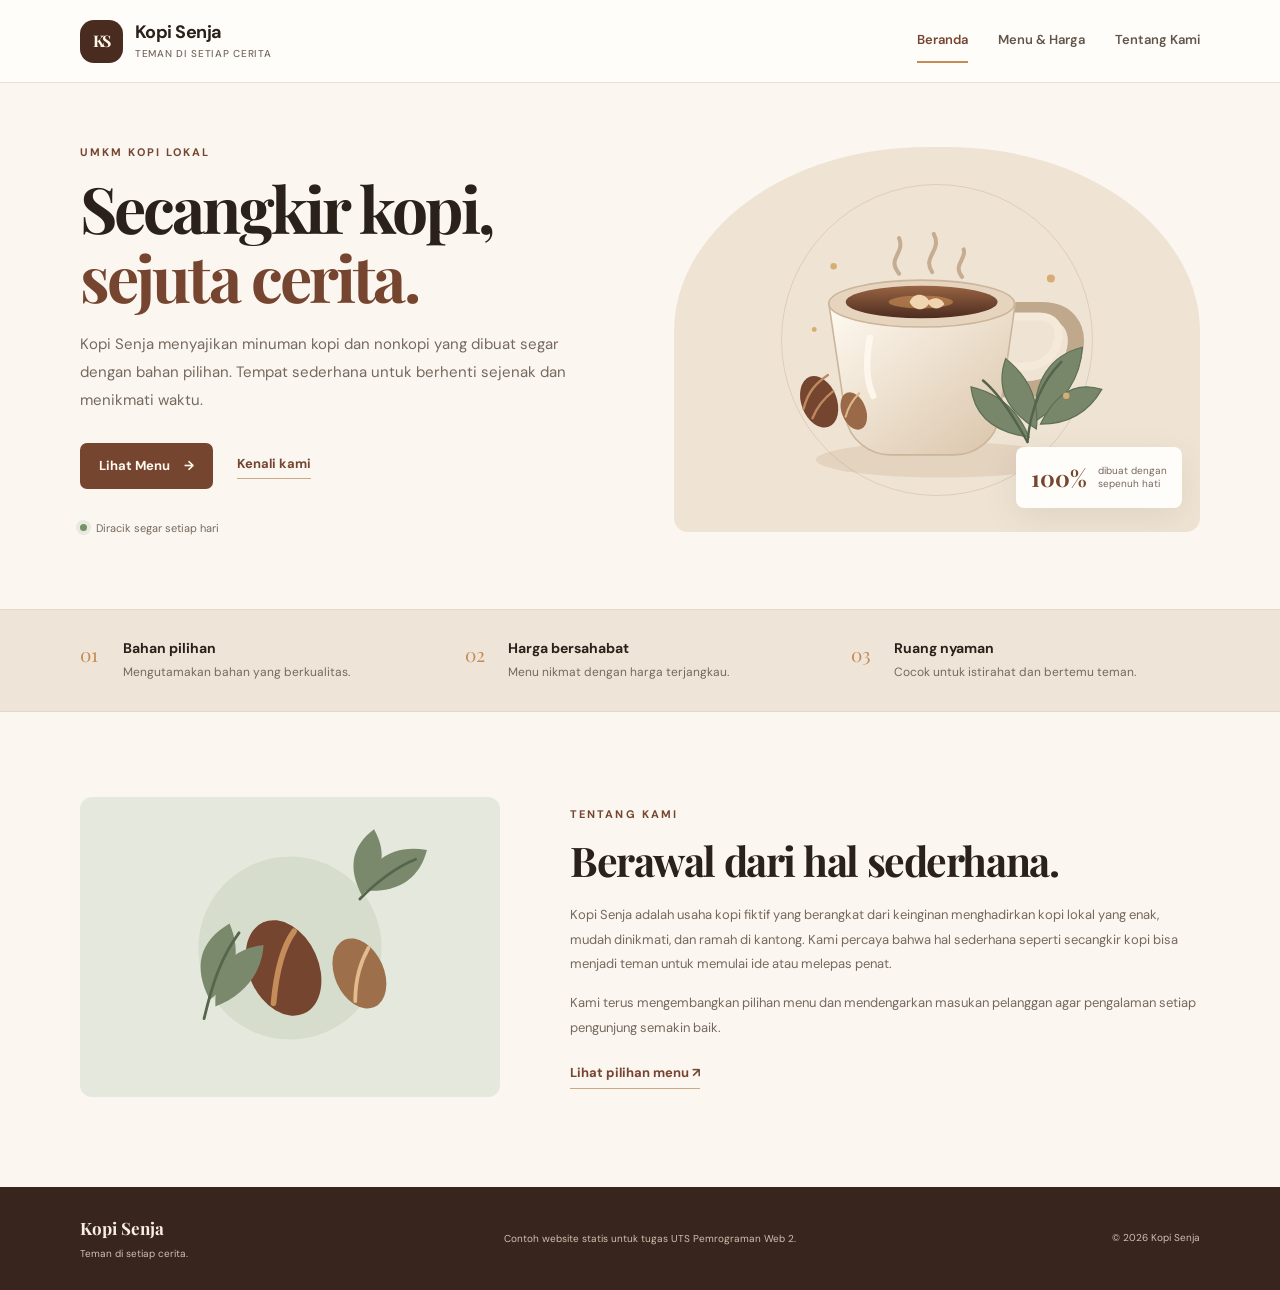
<file: index.html>
<!doctype html>
<html lang="id">
<head>
  <meta charset="utf-8">
  <meta name="viewport" content="width=device-width, initial-scale=1">
  <title>Kopi Senja | Cerita dan Kopi Lokal</title>
  <meta name="description" content="Profil Kopi Senja, UMKM kopi lokal dengan minuman yang dibuat segar setiap hari.">
  <link rel="stylesheet" href="style.css">
</head>
<body>
  <header class="site-header">
    <div class="container nav-wrap">
      <a class="brand" href="index.html" aria-label="Kopi Senja - Beranda">
        <span class="brand-mark" aria-hidden="true">KS</span>
        <span>Kopi Senja<small>Teman di setiap cerita</small></span>
      </a>
      <nav class="main-nav" aria-label="Navigasi utama">
        <a class="active" href="index.html">Beranda</a>
        <a href="menu.html">Menu & Harga</a>
        <a href="#tentang">Tentang Kami</a>
      </nav>
    </div>
  </header>

  <main>
    <section class="hero container">
      <div class="hero-copy">
        <p class="eyebrow">UMKM KOPI LOKAL</p>
        <h1>Secangkir kopi,<br><span>sejuta cerita.</span></h1>
        <p class="lead">Kopi Senja menyajikan minuman kopi dan nonkopi yang dibuat segar dengan bahan pilihan. Tempat sederhana untuk berhenti sejenak dan menikmati waktu.</p>
        <div class="hero-actions">
          <a class="button button-primary" href="menu.html">Lihat Menu <span aria-hidden="true">→</span></a>
          <a class="text-link" href="#tentang">Kenali kami</a>
        </div>
        <div class="hero-note"><span class="dot"></span> Diracik segar setiap hari</div>
      </div>
      <div class="hero-art">
        <img src="kopi-senja.svg" alt="Ilustrasi secangkir kopi hangat dengan biji kopi dan daun">
        <div class="art-tag"><strong>100%</strong><span>dibuat dengan<br>sepenuh hati</span></div>
      </div>
    </section>

    <section class="info-strip" aria-label="Keunggulan Kopi Senja">
      <div class="container info-grid">
        <div><span class="info-number">01</span><h2>Bahan pilihan</h2><p>Mengutamakan bahan yang berkualitas.</p></div>
        <div><span class="info-number">02</span><h2>Harga bersahabat</h2><p>Menu nikmat dengan harga terjangkau.</p></div>
        <div><span class="info-number">03</span><h2>Ruang nyaman</h2><p>Cocok untuk istirahat dan bertemu teman.</p></div>
      </div>
    </section>

    <section class="about-section container" id="tentang">
      <div class="about-image"><img src="biji-kopi.svg" alt="Ilustrasi biji kopi dan daun"></div>
      <div class="about-copy">
        <p class="eyebrow">TENTANG KAMI</p>
        <h2>Berawal dari hal sederhana.</h2>
        <p>Kopi Senja adalah usaha kopi fiktif yang berangkat dari keinginan menghadirkan kopi lokal yang enak, mudah dinikmati, dan ramah di kantong. Kami percaya bahwa hal sederhana seperti secangkir kopi bisa menjadi teman untuk memulai ide atau melepas penat.</p>
        <p>Kami terus mengembangkan pilihan menu dan mendengarkan masukan pelanggan agar pengalaman setiap pengunjung semakin baik.</p>
        <a class="text-link" href="menu.html">Lihat pilihan menu <span aria-hidden="true">↗</span></a>
      </div>
    </section>
  </main>

  <footer class="site-footer">
    <div class="container footer-inner">
      <div><strong>Kopi Senja</strong><p>Teman di setiap cerita.</p></div>
      <p>Contoh website statis untuk tugas UTS Pemrograman Web 2.</p>
      <span>© 2026 Kopi Senja</span>
    </div>
  </footer>
</body>
</html>
</file>
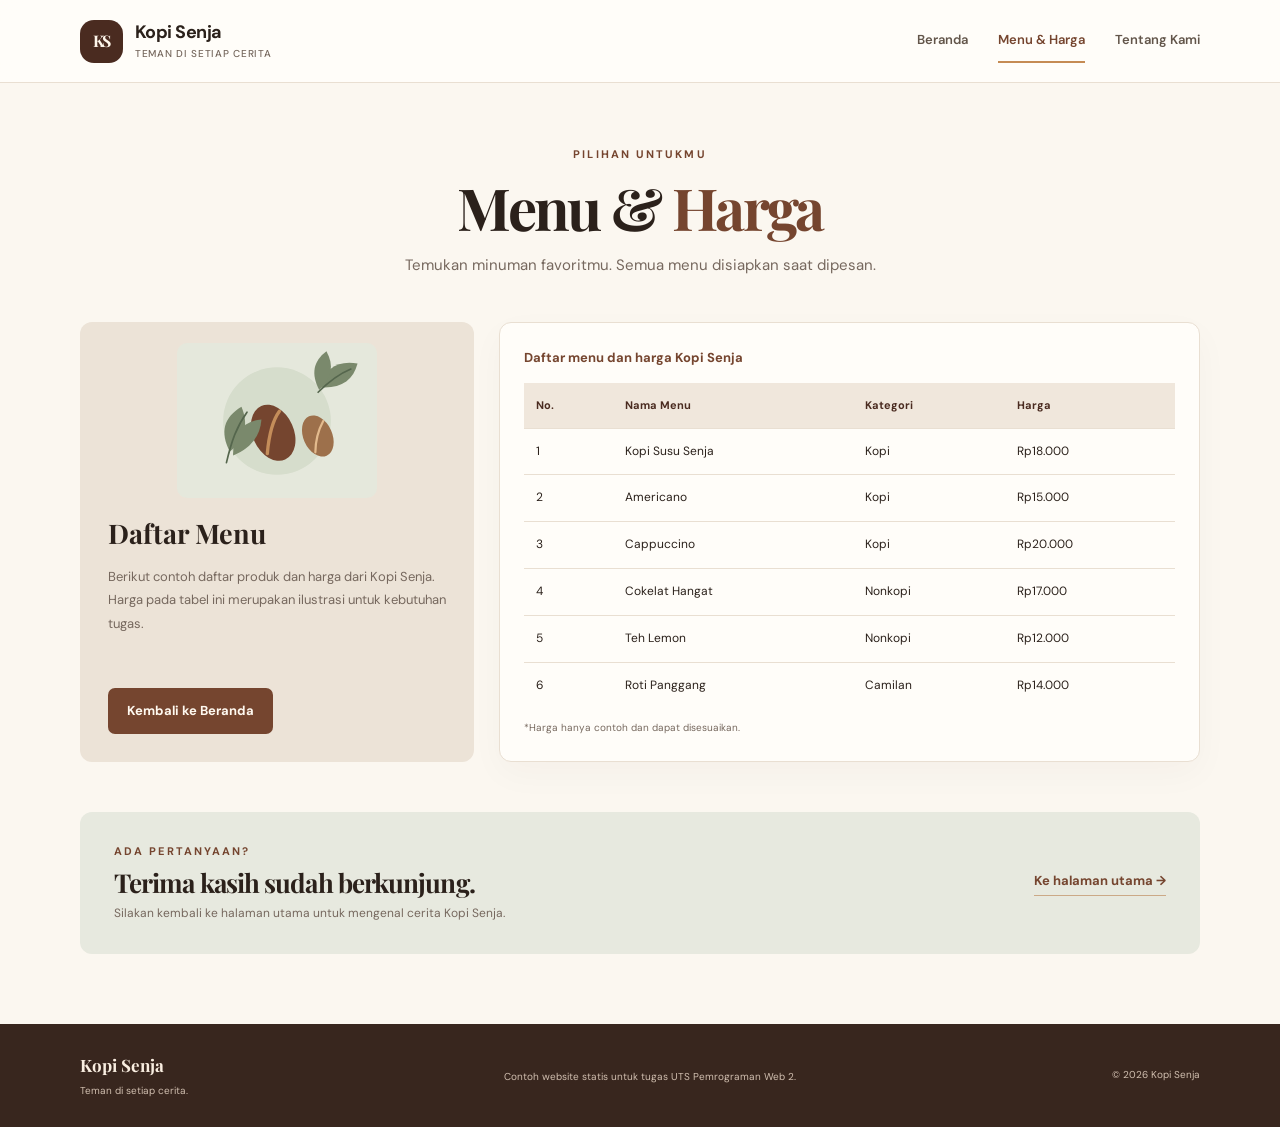
<file: menu.html>
<!doctype html>
<html lang="id">
<head>
  <meta charset="utf-8">
  <meta name="viewport" content="width=device-width, initial-scale=1">
  <title>Menu & Harga | Kopi Senja</title>
  <meta name="description" content="Daftar menu dan harga Kopi Senja.">
  <link rel="stylesheet" href="style.css">
</head>
<body>
  <header class="site-header">
    <div class="container nav-wrap">
      <a class="brand" href="index.html" aria-label="Kopi Senja - Beranda">
        <span class="brand-mark" aria-hidden="true">KS</span>
        <span>Kopi Senja<small>Teman di setiap cerita</small></span>
      </a>
      <nav class="main-nav" aria-label="Navigasi utama">
        <a href="index.html">Beranda</a>
        <a class="active" href="menu.html">Menu & Harga</a>
        <a href="index.html#tentang">Tentang Kami</a>
      </nav>
    </div>
  </header>

  <main class="menu-main container">
    <section class="page-heading">
      <p class="eyebrow">PILIHAN UNTUKMU</p>
      <h1>Menu & <span>Harga</span></h1>
      <p class="lead">Temukan minuman favoritmu. Semua menu disiapkan saat dipesan.</p>
    </section>

    <section class="menu-layout" aria-labelledby="menu-table-title">
      <div class="menu-intro-card">
        <img src="biji-kopi.svg" alt="Ilustrasi biji kopi dan daun">
        <h2 id="menu-table-title">Daftar Menu</h2>
        <p>Berikut contoh daftar produk dan harga dari Kopi Senja. Harga pada tabel ini merupakan ilustrasi untuk kebutuhan tugas.</p>
        <a class="button button-primary" href="index.html">Kembali ke Beranda</a>
      </div>
      <div class="table-card">
        <table>
          <caption>Daftar menu dan harga Kopi Senja</caption>
          <thead><tr><th scope="col">No.</th><th scope="col">Nama Menu</th><th scope="col">Kategori</th><th scope="col">Harga</th></tr></thead>
          <tbody>
            <tr><td>1</td><td>Kopi Susu Senja</td><td>Kopi</td><td>Rp18.000</td></tr>
            <tr><td>2</td><td>Americano</td><td>Kopi</td><td>Rp15.000</td></tr>
            <tr><td>3</td><td>Cappuccino</td><td>Kopi</td><td>Rp20.000</td></tr>
            <tr><td>4</td><td>Cokelat Hangat</td><td>Nonkopi</td><td>Rp17.000</td></tr>
            <tr><td>5</td><td>Teh Lemon</td><td>Nonkopi</td><td>Rp12.000</td></tr>
            <tr><td>6</td><td>Roti Panggang</td><td>Camilan</td><td>Rp14.000</td></tr>
          </tbody>
        </table>
        <p class="table-note">*Harga hanya contoh dan dapat disesuaikan.</p>
      </div>
    </section>

    <section class="contact-note">
      <div><p class="eyebrow">ADA PERTANYAAN?</p><h2>Terima kasih sudah berkunjung.</h2><p>Silakan kembali ke halaman utama untuk mengenal cerita Kopi Senja.</p></div>
      <a class="text-link" href="index.html">Ke halaman utama <span aria-hidden="true">→</span></a>
    </section>
  </main>

  <footer class="site-footer">
    <div class="container footer-inner">
      <div><strong>Kopi Senja</strong><p>Teman di setiap cerita.</p></div>
      <p>Contoh website statis untuk tugas UTS Pemrograman Web 2.</p>
      <span>© 2026 Kopi Senja</span>
    </div>
  </footer>
</body>
</html>
</file>
<file: style.css>
@import url('https://fonts.googleapis.com/css2?family=DM+Sans:wght@400;500;600;700&family=Playfair+Display:wght@500;600;700&display=swap');
:root{--ink:#2b211b;--muted:#76685e;--cream:#fbf7f0;--paper:#fffdf9;--coffee:#75452f;--coffee-dark:#4a2b20;--caramel:#c58b54;--line:#e9dfd2;--sage:#dfe5d7;}
*{box-sizing:border-box}html{scroll-behavior:smooth}body{margin:0;background:var(--cream);color:var(--ink);font-family:'DM Sans',Arial,sans-serif;line-height:1.65}a{color:inherit;text-decoration:none}.container{width:min(1120px,calc(100% - 44px));margin-inline:auto}.site-header{background:rgba(255,253,249,.94);border-bottom:1px solid var(--line);position:sticky;top:0;z-index:10;backdrop-filter:blur(12px)}.nav-wrap{min-height:82px;display:flex;align-items:center;justify-content:space-between;gap:24px}.brand{display:flex;align-items:center;gap:12px;font-weight:700;letter-spacing:-.03em;font-size:18px;line-height:1.15}.brand small{display:block;margin-top:5px;color:var(--muted);font-size:10px;font-weight:500;letter-spacing:.07em;text-transform:uppercase}.brand-mark{display:grid;place-items:center;width:43px;height:43px;border-radius:14px;background:var(--coffee-dark);color:#fff7ec;font-family:'Playfair Display',Georgia,serif;font-size:16px;letter-spacing:-.07em}.main-nav{display:flex;align-items:center;gap:30px;font-size:13px;font-weight:600;color:#62554a}.main-nav a{padding:10px 0;border-bottom:2px solid transparent}.main-nav a:hover,.main-nav a.active{color:var(--coffee);border-color:var(--caramel)}.hero{display:grid;grid-template-columns:1.02fr .98fr;align-items:center;gap:46px;padding-top:60px;padding-bottom:72px;min-height:525px}.eyebrow{margin:0 0 13px;color:var(--coffee);font-size:11px;font-weight:700;letter-spacing:.19em}.hero h1,.page-heading h1{font-family:'Playfair Display',Georgia,serif;font-size:clamp(43px,5vw,67px);line-height:1.07;letter-spacing:-.045em;margin:0 0 20px}.hero h1 span,.page-heading h1 span{color:var(--coffee)}.lead{color:var(--muted);font-size:15px;line-height:1.85;max-width:520px;margin:0}.hero-actions{display:flex;align-items:center;gap:24px;margin-top:29px}.button{display:inline-flex;align-items:center;justify-content:center;gap:14px;border-radius:7px;padding:12px 19px;font-size:13px;font-weight:700;transition:transform .2s ease,background .2s ease}.button:hover{transform:translateY(-2px)}.button-primary{background:var(--coffee);color:#fff9f0}.button-primary:hover{background:var(--coffee-dark)}.text-link{font-size:13px;font-weight:700;color:var(--coffee);border-bottom:1px solid #cba987;padding-bottom:4px}.hero-note{display:flex;align-items:center;gap:9px;color:var(--muted);font-size:11px;margin-top:30px}.dot{width:7px;height:7px;border-radius:50%;background:#789067;box-shadow:0 0 0 4px #e6eadf}.hero-art{position:relative;background:#efe4d4;border-radius:48% 48% 14px 14px;min-height:385px;display:grid;place-items:center;overflow:hidden}.hero-art:before{content:'';position:absolute;width:310px;height:310px;border:1px solid rgba(117,69,47,.15);border-radius:50%}.hero-art img{width:89%;max-width:420px;position:relative;z-index:1}.art-tag{position:absolute;right:18px;bottom:24px;z-index:2;display:flex;align-items:center;gap:11px;padding:12px 15px;background:var(--paper);box-shadow:0 10px 35px #4a2b2017;border-radius:8px}.art-tag strong{font-family:'Playfair Display',Georgia,serif;font-size:23px;color:var(--coffee)}.art-tag span{font-size:10px;line-height:1.35;color:var(--muted)}.info-strip{background:#eee5d8;border-top:1px solid #e4d7c7;border-bottom:1px solid #e4d7c7}.info-grid{display:grid;grid-template-columns:repeat(3,1fr);gap:36px;padding-top:27px;padding-bottom:28px}.info-grid>div{position:relative;padding-left:43px}.info-number{position:absolute;left:0;top:2px;color:var(--caramel);font-family:'Playfair Display',Georgia,serif;font-size:19px}.info-grid h2{font-size:14px;margin:0 0 3px}.info-grid p{font-size:12px;color:var(--muted);margin:0}.about-section{display:grid;grid-template-columns:.8fr 1.2fr;align-items:center;gap:70px;padding-top:85px;padding-bottom:90px}.about-image{min-height:300px;border-radius:12px;background:#e5e8dc;display:grid;place-items:center;overflow:hidden}.about-image img{width:85%;max-width:340px}.about-copy h2,.contact-note h2{font-family:'Playfair Display',Georgia,serif;font-size:clamp(29px,3.2vw,42px);line-height:1.2;letter-spacing:-.035em;margin:0 0 18px}.about-copy p:not(.eyebrow){color:var(--muted);font-size:13px;line-height:1.9;margin:0 0 14px}.about-copy .text-link{display:inline-block;margin-top:8px}.site-footer{background:#38261e;color:#f9eee1}.footer-inner{display:flex;align-items:center;justify-content:space-between;gap:24px;padding-top:27px;padding-bottom:27px}.footer-inner strong{font-family:'Playfair Display',Georgia,serif;font-size:17px}.footer-inner p{font-size:10px;color:#d1bfb0;margin:3px 0 0}.footer-inner>span{font-size:10px;color:#d1bfb0}.menu-main{padding-top:62px;padding-bottom:70px}.page-heading{text-align:center;margin:0 auto 42px;max-width:650px}.page-heading h1{font-size:clamp(42px,5vw,58px);margin-bottom:14px}.page-heading .lead{margin:auto}.menu-layout{display:grid;grid-template-columns:.72fr 1.28fr;gap:25px;align-items:stretch}.menu-intro-card{background:#ece3d7;border-radius:12px;padding:28px;display:flex;flex-direction:column;align-items:flex-start}.menu-intro-card img{width:100%;max-width:200px;align-self:center;margin:-7px auto 13px}.menu-intro-card h2{font-family:'Playfair Display',Georgia,serif;font-size:27px;margin:0 0 9px}.menu-intro-card p{color:var(--muted);font-size:13px;line-height:1.8;margin:0 0 25px}.menu-intro-card .button{margin-top:auto}.table-card{padding:24px;background:var(--paper);border:1px solid var(--line);border-radius:12px;overflow-x:auto;box-shadow:0 12px 35px #4a2b2008}table{width:100%;border-collapse:collapse;text-align:left;font-size:12px;white-space:nowrap}caption{text-align:left;font-weight:700;color:var(--coffee);font-size:13px;padding:0 0 15px}thead{background:#f0e7dc}th,td{padding:13px 12px;border-bottom:1px solid var(--line)}th{font-size:11px;color:var(--coffee-dark);font-weight:700}tbody tr:last-child td{border-bottom:0}tbody tr:hover{background:#fdf7ef}.table-note{font-size:10px;color:var(--muted);margin:12px 0 0}.contact-note{display:flex;align-items:center;justify-content:space-between;gap:30px;margin-top:50px;padding:30px 34px;background:#e7e9df;border-radius:12px}.contact-note .eyebrow{margin-bottom:7px}.contact-note h2{font-size:26px;margin-bottom:6px}.contact-note p:not(.eyebrow){font-size:12px;color:var(--muted);margin:0}.contact-note .text-link{white-space:nowrap}
@media(max-width:760px){.nav-wrap{align-items:flex-start;flex-direction:column;padding-top:15px;padding-bottom:12px;gap:10px}.main-nav{gap:20px;flex-wrap:wrap}.hero{grid-template-columns:1fr;padding-top:46px;padding-bottom:45px;gap:34px}.hero-art{min-height:300px}.hero-art img{max-width:330px}.info-grid{grid-template-columns:1fr;gap:18px}.about-section{grid-template-columns:1fr;gap:30px;padding-top:55px;padding-bottom:60px}.about-image{min-height:230px}.menu-layout{grid-template-columns:1fr}.menu-intro-card{align-items:center;text-align:center}.menu-intro-card img{max-width:150px}.table-card{padding:15px}.contact-note{align-items:flex-start;flex-direction:column;padding:25px}.footer-inner{align-items:flex-start;flex-direction:column;gap:12px}.menu-main{padding-top:45px}}@media(max-width:410px){.container{width:calc(100% - 30px)}.main-nav{gap:14px;font-size:12px}.hero h1{font-size:42px}.hero-actions{gap:15px;flex-wrap:wrap}.table-card{margin-inline:-5px}th,td{padding:11px 8px}}
</file>
